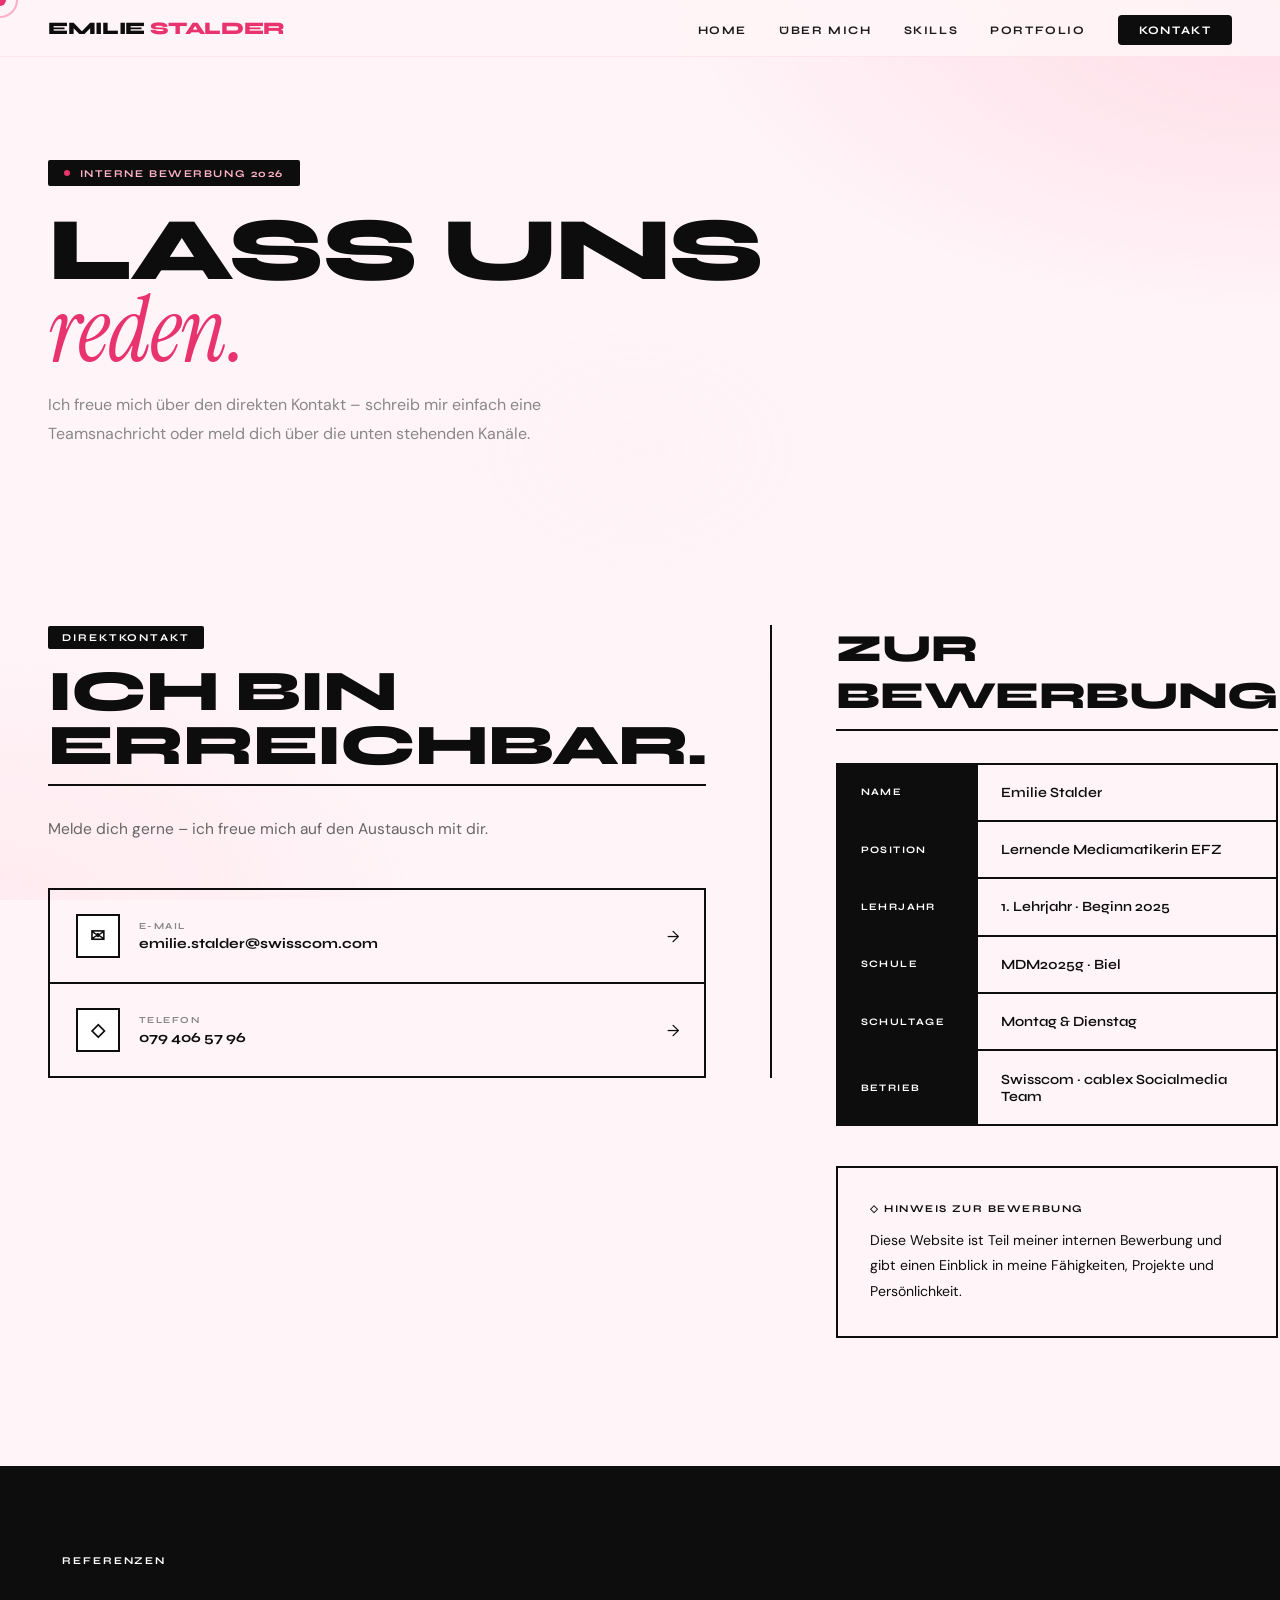
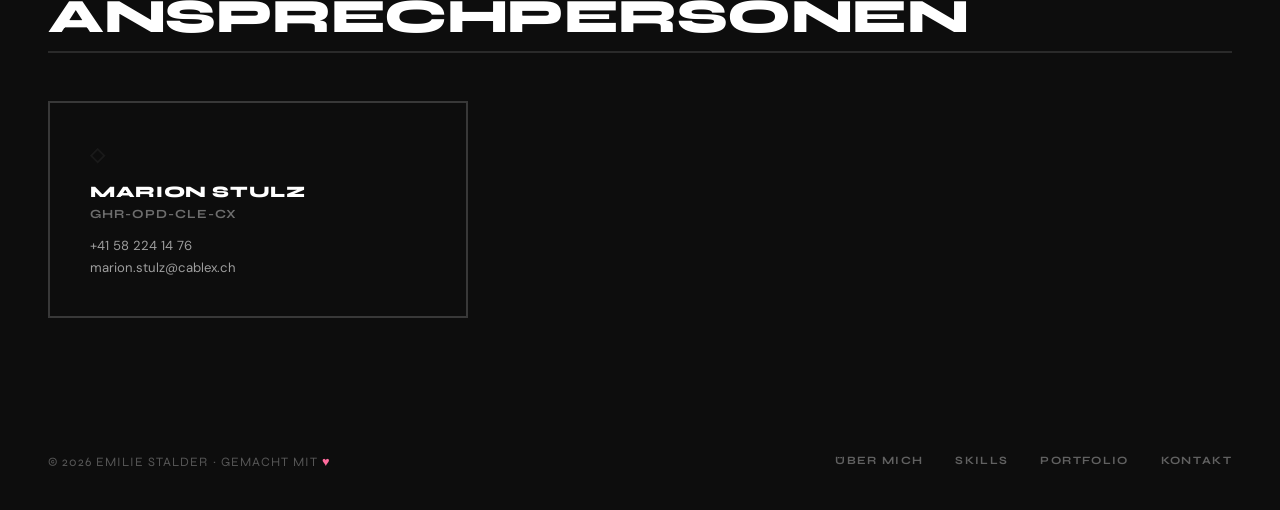
<file: kontakt.html>
<!doctype html>
<html lang="de">
<head>
  <meta charset="UTF-8"/><meta name="viewport" content="width=device-width,initial-scale=1.0"/>
  <title>Kontakt – Emilie Stalder</title>
  <link href="https://fonts.googleapis.com/css2?family=Syne:wght@400;700;800&family=Instrument+Serif:ital@0;1&family=DM+Sans:wght@300;400;500&display=swap" rel="stylesheet"/>
  <link rel="stylesheet" href="style.css"/>
  <style>
    .contact-hero-blob-1 { width:400px; height:400px; background:var(--pink-bg); top:-100px; right:-60px; }
    .contact-hero-blob-2 { width:260px; height:260px; background:var(--pink-lt); opacity:0.1; bottom:0; left:5%; animation-delay:-3s; }

    /* ── CONTACT BODY ── */
    .contact-body {
      padding:6rem 3rem 8rem;
      display:grid; grid-template-columns:1fr 1fr;
      gap:0; align-items:start;
      border-bottom:2px solid var(--dark);
    }

    /* ── LEFT ── */
    .contact-left { padding-right:4rem; border-right:2px solid var(--dark); }
    .contact-left h2 {
      font-family:'Syne',sans-serif; font-size:clamp(2.2rem,4.5vw,3.8rem);
      font-weight:800; color:var(--dark); line-height:0.95;
      letter-spacing:-0.02em; text-transform:uppercase; margin-bottom:0.6rem;
    }
    .contact-left h2 span { color:var(--pink); }
    .contact-rule { width:100%; height:2px; background:var(--dark); margin-bottom:1.8rem; }
    .contact-left p { font-size:0.97rem; line-height:1.85; color:#666; margin-bottom:2.8rem; max-width:44ch; }

    .contact-cards { display:flex; flex-direction:column; gap:0; border:2px solid var(--dark); }
    .contact-card {
      display:flex; align-items:center; gap:1.2rem;
      padding:1.5rem 1.6rem; border-bottom:2px solid var(--dark);
      text-decoration:none; color:var(--dark);
      transition:background 0.2s, transform 0.15s, box-shadow 0.15s;
    }
    .contact-card:last-child { border-bottom:none; }
    .contact-card:hover { background:var(--pink-bg); transform:translate(-3px,-3px); box-shadow:5px 5px 0 var(--dark); }
    .cc-icon {
      width:44px; height:44px; border:2px solid var(--dark);
      display:flex; align-items:center; justify-content:center;
      font-size:1.1rem; flex-shrink:0; background:white;
      font-family:'Syne',sans-serif; font-weight:800;
    }
    .cc-label { font-family:'Syne',sans-serif; font-size:0.58rem; font-weight:700; letter-spacing:0.16em; text-transform:uppercase; color:var(--muted); }
    .cc-value { font-family:'Syne',sans-serif; font-size:0.88rem; font-weight:700; color:var(--dark); margin-top:0.15rem; }
    .cc-arrow { margin-left:auto; color:var(--pink); font-size:1rem; transition:transform 0.2s; }
    .contact-card:hover .cc-arrow { transform:translateX(4px); }

    /* ── RIGHT – BEWERBUNGS-INFO ── */
    .contact-right { padding-left:4rem; }
    .contact-right h3 {
      font-family:'Syne',sans-serif; font-size:clamp(1.6rem,3vw,2.4rem);
      font-weight:800; color:var(--dark); text-transform:uppercase;
      letter-spacing:-0.01em; margin-bottom:0.6rem;
    }
    .contact-rule-sm { width:100%; height:2px; background:var(--dark); margin-bottom:2rem; }

    .info-list { display:flex; flex-direction:column; gap:0; border:2px solid var(--dark); margin-bottom:2.5rem; }
    .info-row {
      display:grid; grid-template-columns:140px 1fr;
      border-bottom:2px solid var(--dark);
      font-family:'Syne',sans-serif;
    }
    .info-row:last-child { border-bottom:none; }
    .info-key {
      padding:1.2rem 1.4rem; background:var(--dark); color:white;
      font-size:0.62rem; font-weight:700; letter-spacing:0.14em; text-transform:uppercase;
      border-right:2px solid var(--dark); display:flex; align-items:center;
    }
    .info-val {
      padding:1.2rem 1.4rem; font-size:0.88rem; font-weight:600; color:var(--dark);
      display:flex; align-items:center;
    }

    .bewerbungs-note {
      background:var(--pink-bg); border:2px solid var(--dark);
      padding:2rem;
    }
    .bewerbungs-note p {
      font-size:0.88rem; line-height:1.8; color:var(--dark);
    }
    .bewerbungs-note strong {
      font-family:'Syne',sans-serif; font-size:0.65rem; font-weight:700;
      letter-spacing:0.14em; text-transform:uppercase; display:block; margin-bottom:0.6rem;
      color:var(--pink);
    }

    /* ── REFERENZ SECTION ── */
    .referenz-section {
      padding:5rem 3rem 6rem;
      background:var(--dark);
      border-bottom:3px solid var(--pink);
    }
    .referenz-section h2 {
      font-family:'Syne',sans-serif; font-size:clamp(2rem,4vw,3rem);
      font-weight:800; color:white; text-transform:uppercase;
      letter-spacing:-0.01em; margin-bottom:0.4rem;
    }
    .ref-rule { height:2px; background:rgba(255,255,255,0.12); margin-bottom:3rem; }
    .ref-grid { max-width:420px; }
    .ref-card { padding:2.5rem; border:2px solid rgba(255,255,255,0.18); };
    
    .ref-card:nth-child(2n) { border-right:none; }
    .ref-card:nth-child(3), .ref-card:nth-child(4) { border-bottom:none; }
    .ref-sym {
      font-family:'Syne',sans-serif; font-size:1.2rem; font-weight:800;
      color:var(--pink); margin-bottom:1rem; display:block;
    }
    .ref-name {
      font-family:'Syne',sans-serif; font-size:1rem; font-weight:800;
      text-transform:uppercase; letter-spacing:0.04em; color:white; margin-bottom:0.3rem;
    }
    .ref-role { font-size:0.78rem; color:rgba(255,255,255,0.4); margin-bottom:1rem; font-family:'Syne',sans-serif; letter-spacing:0.08em; text-transform:uppercase; font-weight:700; }
    .ref-contact { display:flex; flex-direction:column; gap:0.3rem; }
    .ref-contact a {
      font-size:0.82rem; color:rgba(255,255,255,0.6); text-decoration:none;
      transition:color 0.2s; font-family:'DM Sans',sans-serif;
    }
    .ref-contact a:hover { color:var(--pink); }

    @media(max-width:900px){
      .contact-body{grid-template-columns:1fr;padding:4rem 1.5rem;gap:0;}
      .contact-left{padding-right:0;border-right:none;border-bottom:2px solid var(--dark);padding-bottom:3rem;margin-bottom:3rem;}
      .contact-right{padding-left:0;}
      .referenz-section{padding:4rem 1.5rem;}
      .ref-grid{grid-template-columns:1fr;}
      .ref-card{border-right:none !important;}
      .ref-card:nth-child(3){border-bottom:2px solid rgba(255,255,255,0.1) !important;}
    }
  </style>
</head>
<body>
  <div class="cursor" id="cursor"></div>
  <div class="cursor-ring" id="cursorRing"></div>

  <header>
    <a href="index.html" class="logo">Emilie <span>Stalder</span></a>
    <nav><ul>
      <li><a href="index.html">Home</a></li>
      <li><a href="ueber-mich.html">Über mich</a></li>
      <li><a href="skills.html">Skills</a></li>
      <li><a href="portfolio.html">Portfolio</a></li>
      <li><a href="kontakt.html" class="active nav-cta">Kontakt</a></li>
    </ul></nav>
  </header>

  <section class="page-hero">
    <div class="blob contact-hero-blob-1"></div>
    <div class="blob contact-hero-blob-2"></div>
    <div class="page-hero-content">
      <div class="eyebrow"><span class="dot"></span> Interne Bewerbung 2026</div>
      <h1>Lass uns<br><em>reden.</em></h1>
      <p class="sub">Ich freue mich über den direkten Kontakt – schreib mir einfach eine Teamsnachricht oder meld dich über die unten stehenden Kanäle.</p>
    </div>
  </section>

  <div class="contact-body">
    <div class="contact-left reveal">
      <span class="section-tag">Direktkontakt</span>
      <h2>Ich bin<br><span>erreichbar.</span></h2>
      <div class="contact-rule"></div>
      <p>Melde dich gerne – ich freue mich auf den Austausch mit dir.</p>

      <div class="contact-cards">
        <a href="mailto:emilie.stalder@swisscom.com" class="contact-card">
          <span class="cc-icon">✉</span>
          <div><div class="cc-label">E-Mail</div><div class="cc-value">emilie.stalder@swisscom.com</div></div>
          <span class="cc-arrow">→</span>
        </a>
        <a href="tel:0794065796" class="contact-card">
          <span class="cc-icon">◇</span>
          <div><div class="cc-label">Telefon</div><div class="cc-value">079 406 57 96</div></div>
          <span class="cc-arrow">→</span>
        </a>
      </div>
    </div>

    <div class="contact-right reveal">
      <h3>Zur Bewerbung</h3>
      <div class="contact-rule-sm"></div>

      <div class="info-list">
        <div class="info-row">
          <div class="info-key">Name</div>
          <div class="info-val">Emilie Stalder</div>
        </div>
        <div class="info-row">
          <div class="info-key">Position</div>
          <div class="info-val">Lernende Mediamatikerin EFZ</div>
        </div>
        <div class="info-row">
          <div class="info-key">Lehrjahr</div>
          <div class="info-val">1. Lehrjahr · Beginn 2025</div>
        </div>
        <div class="info-row">
          <div class="info-key">Schule</div>
          <div class="info-val">MDM2025g · Biel</div>
        </div>
        <div class="info-row">
          <div class="info-key">Schultage</div>
          <div class="info-val">Montag & Dienstag</div>
        </div>
        <div class="info-row">
          <div class="info-key">Betrieb</div>
          <div class="info-val">Swisscom · cablex Socialmedia Team</div>
        </div>
      </div>

      <div class="bewerbungs-note">
        <p><strong>◇ Hinweis zur Bewerbung</strong>
        Diese Website ist Teil meiner internen Bewerbung und gibt einen Einblick in meine Fähigkeiten, Projekte und Persönlichkeit.</p>
      </div>
    </div>
  </div>

  <!-- REFERENZ -->
  <section class="referenz-section">
    <div class="reveal">
      <span class="section-tag">Referenzen</span>
      <h2>Ansprechpersonen</h2>
      <div class="ref-rule"></div>
    </div>
    <div class="ref-grid reveal">
      <div class="ref-card">
        <span class="ref-sym">◇</span>
        <div class="ref-name">Marion Stulz</div>
        <div class="ref-role">GHR-OPD-CLE-CX</div>
        <div class="ref-contact">
          <a href="tel:+41582241476">+41 58 224 14 76</a>
          <a href="mailto:marion.stulz@cablex.ch">marion.stulz@cablex.ch</a>
        </div>
      </div>
    </div>
  </section>

  <footer>
    <p>© 2026 Emilie Stalder · Gemacht mit <span class="footer-heart">♥</span></p>
    <nav class="footer-nav">
      <a href="ueber-mich.html">Über mich</a>
      <a href="skills.html">Skills</a>
      <a href="portfolio.html">Portfolio</a>
      <a href="kontakt.html">Kontakt</a>
    </nav>
  </footer>
  <script src="script.js"></script>
</body>
</html>
</file>
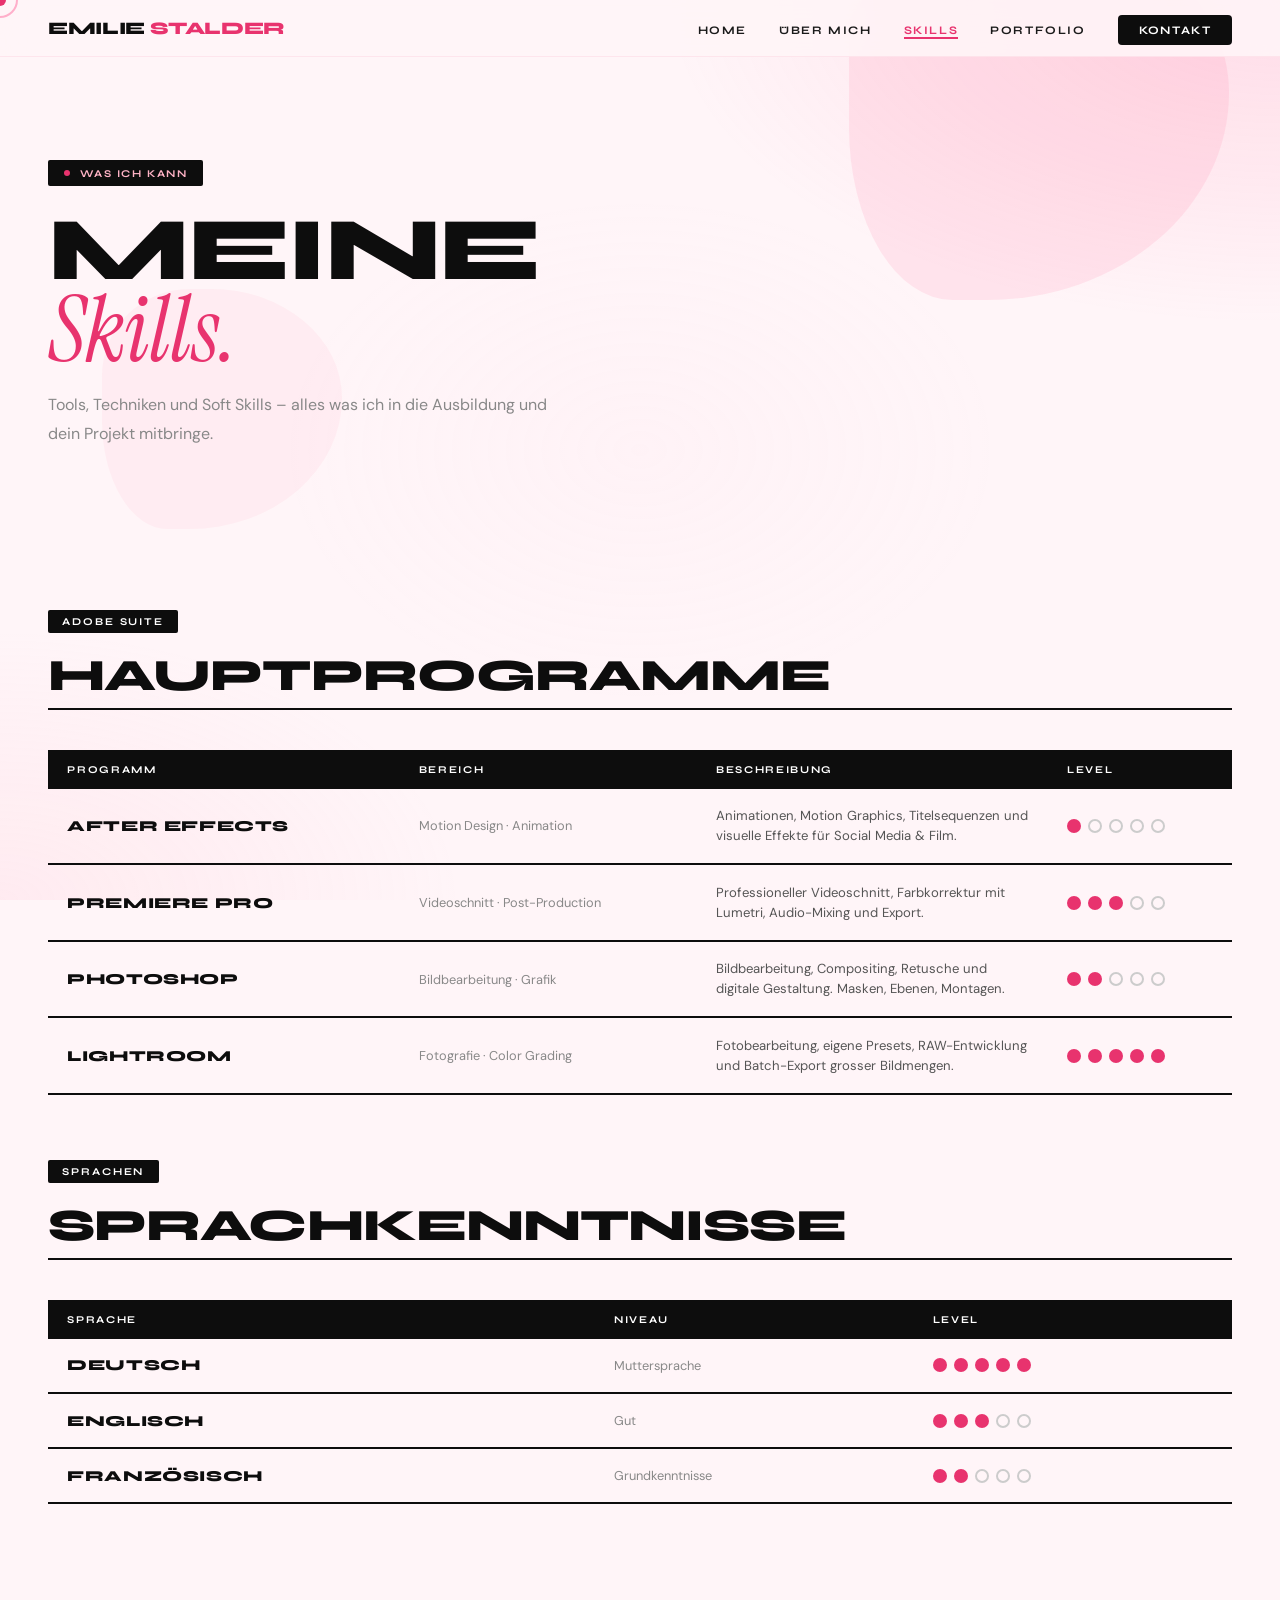
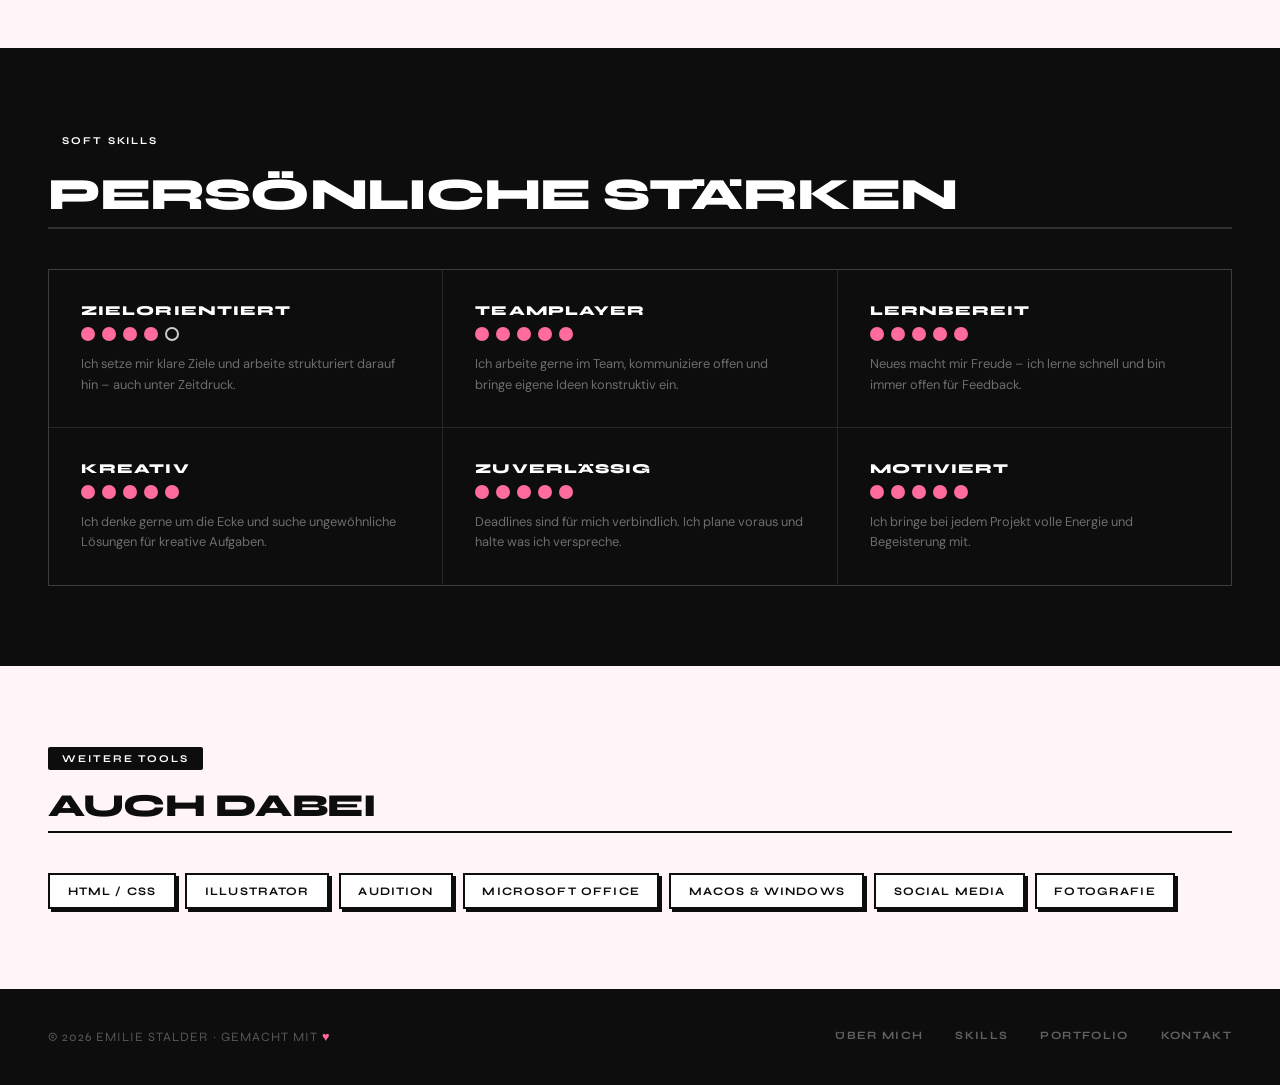
<file: skills.html>
<!doctype html>
<html lang="de">
<head>
  <meta charset="UTF-8"/><meta name="viewport" content="width=device-width,initial-scale=1.0"/>
  <title>Skills – Emilie Stalder</title>
  <link href="https://fonts.googleapis.com/css2?family=Syne:wght@400;700;800&family=Instrument+Serif:ital@0;1&family=DM+Sans:wght@300;400;500&display=swap" rel="stylesheet"/>
  <link rel="stylesheet" href="style.css"/>
  <style>
    .skills-hero-blob-1 { width:380px; height:380px; background:var(--pink-mid); top:-80px; right:4%; }
    .skills-hero-blob-2 { width:240px; height:240px; background:var(--pink-light); bottom:0; left:8%; animation-delay:-3s; }

    .skills-main { padding:5rem 3rem; position:relative; z-index:1; }
    .skills-main h2 { font-family:'Syne',sans-serif; font-size:clamp(2rem,3.5vw,3rem); font-weight:800; color:var(--dark); text-transform:uppercase; letter-spacing:-0.02em; margin-bottom:0.4rem; }
    .section-rule { width:100%; height:2px; background:var(--dark); margin-bottom:2.5rem; }

    .skills-table { width:100%; border-collapse:collapse; margin-bottom:4rem; }
    .skills-table thead th { font-family:'Syne',sans-serif; font-size:0.65rem; font-weight:700; letter-spacing:0.16em; text-transform:uppercase; color:white; background:var(--dark); padding:0.8rem 1.2rem; text-align:left; }
    .skills-table tbody tr { border-bottom:2px solid var(--dark); transition:background 0.2s; }
    .skills-table tbody tr:hover { background:var(--pink-soft); }
    .skills-table tbody td { padding:1.1rem 1.2rem; vertical-align:middle; }

    .skill-name-cell { font-family:'Syne',sans-serif; font-size:0.95rem; font-weight:800; color:var(--dark); text-transform:uppercase; letter-spacing:0.04em; }
    .skill-cat-cell { font-family:'DM Sans',sans-serif; font-size:0.8rem; color:var(--muted); }
    .skill-desc-cell { font-family:'DM Sans',sans-serif; font-size:0.82rem; color:#555; line-height:1.5; max-width:260px; }

    .dot-row { display:flex; gap:7px; }
    .dot-row .d { width:14px; height:14px; border-radius:50%; background:var(--pink-deep); flex-shrink:0; }
    .dot-row .d.empty { background:transparent; border:2px solid #CCC; }

    .soft-section { padding:5rem 3rem; background:var(--dark); position:relative; z-index:1; }
    .soft-section h2 { font-family:'Syne',sans-serif; font-size:clamp(2rem,3.5vw,3rem); font-weight:800; color:white; text-transform:uppercase; letter-spacing:-0.02em; margin-bottom:0.4rem; }
    .soft-rule { width:100%; height:2px; background:rgba(255,255,255,0.15); margin-bottom:2.5rem; }
    .soft-grid { display:grid; grid-template-columns:repeat(3,1fr); gap:1px; background:rgba(255,255,255,0.1); border:1px solid rgba(255,255,255,0.1); }
    .soft-card { background:var(--dark); padding:2rem; transition:background 0.25s; }
    .soft-card:hover { background:#1A1A1A; }
    .soft-name { font-family:'Syne',sans-serif; font-size:0.85rem; font-weight:800; color:white; text-transform:uppercase; letter-spacing:0.08em; margin-bottom:0.5rem; }
    .soft-dots { margin-bottom:0.8rem; }
    .soft-desc { font-size:0.8rem; color:rgba(255,255,255,0.4); line-height:1.6; }

    .other-section { padding:5rem 3rem; position:relative; z-index:1; }
    .other-section h2 { font-family:'Syne',sans-serif; font-size:clamp(1.6rem,2.5vw,2.2rem); font-weight:800; color:var(--dark); text-transform:uppercase; letter-spacing:-0.01em; margin-bottom:0.4rem; }
    .tool-pills { display:flex; flex-wrap:wrap; gap:0.6rem; }
    .tool-pill { background:white; border:2px solid var(--dark); padding:0.55rem 1.1rem; font-family:'Syne',sans-serif; font-size:0.72rem; font-weight:700; letter-spacing:0.1em; text-transform:uppercase; color:var(--dark); box-shadow:3px 3px 0 var(--dark); transition:transform 0.15s, box-shadow 0.15s; }
    .tool-pill:hover { transform:translate(-2px,-2px); box-shadow:5px 5px 0 var(--dark); background:var(--pink-soft); }

    @media(max-width:900px){
      .skills-main,.soft-section,.other-section{padding:4rem 1.5rem;}
      .soft-grid{grid-template-columns:1fr 1fr;}
      .skills-table thead { display:none; }
      .skills-table tbody tr { display:block; margin-bottom:1.5rem; border:2px solid var(--dark); padding:1rem; }
      .skills-table tbody td { display:block; padding:0.3rem 0; border:none; }
    }
  </style>
</head>
<body>
  <div class="cursor" id="cursor"></div>
  <div class="cursor-ring" id="cursorRing"></div>

  <header>
    <a href="index.html" class="logo">Emilie <span>Stalder</span></a>
    <nav><ul>
      <li><a href="index.html">Home</a></li>
      <li><a href="ueber-mich.html">Über mich</a></li>
      <li><a href="skills.html" class="active">Skills</a></li>
      <li><a href="portfolio.html">Portfolio</a></li>
      <li><a href="kontakt.html" class="nav-cta">Kontakt</a></li>
    </ul></nav>
  </header>

  <section class="page-hero">
    <div class="blob skills-hero-blob-1"></div>
    <div class="blob skills-hero-blob-2"></div>
    <div class="page-hero-content">
      <div class="eyebrow"><span class="dot"></span> Was ich kann</div>
      <h1>Meine<br><em>Skills.</em></h1>
      <p class="sub">Tools, Techniken und Soft Skills – alles was ich in die Ausbildung und dein Projekt mitbringe.</p>
    </div>
  </section>

  <section class="skills-main">
    <div class="reveal">
      <span class="section-tag">Adobe Suite</span>
      <h2>Hauptprogramme</h2>
      <div class="section-rule"></div>
    </div>
    <table class="skills-table reveal">
      <thead>
        <tr>
          <th>Programm</th>
          <th>Bereich</th>
          <th>Beschreibung</th>
          <th>Level</th>
        </tr>
      </thead>
      <tbody>
        <tr>
          <td class="skill-name-cell">After Effects</td>
          <td class="skill-cat-cell">Motion Design · Animation</td>
          <td class="skill-desc-cell">Animationen, Motion Graphics, Titelsequenzen und visuelle Effekte für Social Media & Film.</td>
          <td>
            <div class="dot-row">
              <div class="d"></div><div class="d empty"></div><div class="d empty"></div><div class="d empty"></div><div class="d empty"></div>
            </div>
          </td>
        </tr>
        <tr>
          <td class="skill-name-cell">Premiere Pro</td>
          <td class="skill-cat-cell">Videoschnitt · Post-Production</td>
          <td class="skill-desc-cell">Professioneller Videoschnitt, Farbkorrektur mit Lumetri, Audio-Mixing und Export.</td>
          <td>
            <div class="dot-row">
              <div class="d"></div><div class="d"></div><div class="d"></div><div class="d empty"></div><div class="d empty"></div>
            </div>
          </td>
        </tr>
        <tr>
          <td class="skill-name-cell">Photoshop</td>
          <td class="skill-cat-cell">Bildbearbeitung · Grafik</td>
          <td class="skill-desc-cell">Bildbearbeitung, Compositing, Retusche und digitale Gestaltung. Masken, Ebenen, Montagen.</td>
          <td>
            <div class="dot-row">
              <div class="d"></div><div class="d"></div><div class="d empty"></div><div class="d empty"></div><div class="d empty"></div>
            </div>
          </td>
        </tr>
        <tr>
          <td class="skill-name-cell">Lightroom</td>
          <td class="skill-cat-cell">Fotografie · Color Grading</td>
          <td class="skill-desc-cell">Fotobearbeitung, eigene Presets, RAW-Entwicklung und Batch-Export grosser Bildmengen.</td>
          <td>
            <div class="dot-row">
              <div class="d"></div><div class="d"></div><div class="d"></div><div class="d"></div><div class="d"></div>
            </div>
          </td>
        </tr>
      </tbody>
    </table>

    <div class="reveal">
      <span class="section-tag">Sprachen</span>
      <h2>Sprachkenntnisse</h2>
      <div class="section-rule"></div>
    </div>
    <table class="skills-table reveal">
      <thead>
        <tr>
          <th>Sprache</th>
          <th>Niveau</th>
          <th>Level</th>
        </tr>
      </thead>
      <tbody>
        <tr>
          <td class="skill-name-cell">Deutsch</td>
          <td class="skill-cat-cell">Muttersprache</td>
          <td>
            <div class="dot-row">
              <div class="d"></div><div class="d"></div><div class="d"></div><div class="d"></div><div class="d"></div>
            </div>
          </td>
        </tr>
        <tr>
          <td class="skill-name-cell">Englisch</td>
          <td class="skill-cat-cell">Gut</td>
          <td>
            <div class="dot-row">
              <div class="d"></div><div class="d"></div><div class="d"></div><div class="d empty"></div><div class="d empty"></div>
            </div>
          </td>
        </tr>
        <tr>
          <td class="skill-name-cell">Französisch</td>
          <td class="skill-cat-cell">Grundkenntnisse</td>
          <td>
            <div class="dot-row">
              <div class="d"></div><div class="d"></div><div class="d empty"></div><div class="d empty"></div><div class="d empty"></div>
            </div>
          </td>
        </tr>
      </tbody>
    </table>
  </section>

  <section class="soft-section">
    <div class="reveal">
      <span class="section-tag">Soft Skills</span>
      <h2>Persönliche Stärken</h2>
      <div class="soft-rule"></div>
    </div>
    <div class="soft-grid reveal">
      <div class="soft-card">
        <div class="soft-name">Zielorientiert</div>
        <div class="soft-dots">
          <div class="dot-row">
            <div class="d" style="background:var(--pink-mid)"></div><div class="d" style="background:var(--pink-mid)"></div><div class="d" style="background:var(--pink-mid)"></div><div class="d" style="background:var(--pink-mid)"></div><div class="d empty"></div>
          </div>
        </div>
        <div class="soft-desc">Ich setze mir klare Ziele und arbeite strukturiert darauf hin – auch unter Zeitdruck.</div>
      </div>
      <div class="soft-card">
        <div class="soft-name">Teamplayer</div>
        <div class="soft-dots">
          <div class="dot-row">
            <div class="d" style="background:var(--pink-mid)"></div><div class="d" style="background:var(--pink-mid)"></div><div class="d" style="background:var(--pink-mid)"></div><div class="d" style="background:var(--pink-mid)"></div><div class="d" style="background:var(--pink-mid)"></div>
          </div>
        </div>
        <div class="soft-desc">Ich arbeite gerne im Team, kommuniziere offen und bringe eigene Ideen konstruktiv ein.</div>
      </div>
      <div class="soft-card">
        <div class="soft-name">Lernbereit</div>
        <div class="soft-dots">
          <div class="dot-row">
            <div class="d" style="background:var(--pink-mid)"></div><div class="d" style="background:var(--pink-mid)"></div><div class="d" style="background:var(--pink-mid)"></div><div class="d" style="background:var(--pink-mid)"></div><div class="d" style="background:var(--pink-mid)"></div>
          </div>
        </div>
        <div class="soft-desc">Neues macht mir Freude – ich lerne schnell und bin immer offen für Feedback.</div>
      </div>
      <div class="soft-card">
        <div class="soft-name">Kreativ</div>
        <div class="soft-dots">
          <div class="dot-row">
            <div class="d" style="background:var(--pink-mid)"></div><div class="d" style="background:var(--pink-mid)"></div><div class="d" style="background:var(--pink-mid)"></div><div class="d" style="background:var(--pink-mid)"></div><div class="d" style="background:var(--pink-mid)"></div>
          </div>
        </div>
        <div class="soft-desc">Ich denke gerne um die Ecke und suche ungewöhnliche Lösungen für kreative Aufgaben.</div>
      </div>
      <div class="soft-card">
        <div class="soft-name">Zuverlässig</div>
        <div class="soft-dots">
          <div class="dot-row">
            <div class="d" style="background:var(--pink-mid)"></div><div class="d" style="background:var(--pink-mid)"></div><div class="d" style="background:var(--pink-mid)"></div><div class="d" style="background:var(--pink-mid)"></div><div class="d" style="background:var(--pink-mid)"></div>
          </div>
        </div>
        <div class="soft-desc">Deadlines sind für mich verbindlich. Ich plane voraus und halte was ich verspreche.</div>
      </div>
      <div class="soft-card">
        <div class="soft-name">Motiviert</div>
        <div class="soft-dots">
          <div class="dot-row">
            <div class="d" style="background:var(--pink-mid)"></div><div class="d" style="background:var(--pink-mid)"></div><div class="d" style="background:var(--pink-mid)"></div><div class="d" style="background:var(--pink-mid)"></div><div class="d" style="background:var(--pink-mid)"></div>
          </div>
        </div>
        <div class="soft-desc">Ich bringe bei jedem Projekt volle Energie und Begeisterung mit.</div>
      </div>
    </div>
  </section>

  <section class="other-section">
    <div class="reveal">
      <span class="section-tag">Weitere Tools</span>
      <h2>Auch dabei</h2>
      <div class="section-rule"></div>
    </div>
    <div class="tool-pills reveal">
      <span class="tool-pill">HTML / CSS</span>
      <span class="tool-pill">Illustrator</span>
      <span class="tool-pill">Audition</span>
      <span class="tool-pill">Microsoft Office</span>
      <span class="tool-pill">macOS & Windows</span>
      <span class="tool-pill">Social Media</span>
      <span class="tool-pill">Fotografie</span>
    </div>
  </section>

  <footer>
    <p>© 2026 Emilie Stalder · Gemacht mit <span class="footer-heart">♥</span></p>
    <nav class="footer-nav">
      <a href="ueber-mich.html">Über mich</a>
      <a href="skills.html">Skills</a>
      <a href="portfolio.html">Portfolio</a>
      <a href="kontakt.html">Kontakt</a>
    </nav>
  </footer>
  <script src="script.js"></script>
</body>
</html>
</file>
<file: style.css>
*, *::before, *::after { box-sizing: border-box; margin: 0; padding: 0; }

:root {
  --pink-light: #FFB3C6;
  --pink-mid:   #FF6B9D;
  --pink-deep:  #E8336E;
  --pink-soft:  #FFE0EC;
  --bg:         #FFF5F8;
  --dark:       #0D0D0D;
  --ink:        #1A1A1A;
  --muted:      #888;
  --white:      #FFFFFF;
  --sun:        #FFD93D;
  --coral:      #FF6B9D;
  --mint:       #6BCBB4;
  --sky:        #6BA8FF;
  --lilac:      #C77DFF;
  --peach:      #FFB347;
}

html { scroll-behavior: smooth; }

body {
  font-family: 'DM Sans', sans-serif;
  background: var(--bg);
  color: var(--ink);
  overflow-x: hidden;
  cursor: none;
}

/* ── GLOBAL GRADIENT BG ── */
body::before {
  content: '';
  position: fixed;
  inset: 0;
  background:
    radial-gradient(ellipse 80% 60% at 100% 0%, rgba(255,107,157,0.18) 0%, transparent 60%),
    radial-gradient(ellipse 60% 50% at 0% 100%, rgba(255,179,198,0.15) 0%, transparent 60%),
    radial-gradient(ellipse 40% 40% at 50% 50%, rgba(255,224,236,0.08) 0%, transparent 70%);
  pointer-events: none;
  z-index: 0;
}

/* ── CURSOR ── */
.cursor { width:12px; height:12px; background:var(--pink-deep); border-radius:50%; position:fixed; top:0; left:0; pointer-events:none; z-index:9999; transform:translate(-50%,-50%); transition:background 0.3s, transform 0.1s; }
.cursor-ring { width:36px; height:36px; border:2px solid var(--pink-mid); border-radius:50%; position:fixed; top:0; left:0; pointer-events:none; z-index:9998; opacity:0.5; transform:translate(-50%,-50%); transition:all 0.08s linear; }

/* ── HEADER ── */
header {
  position: fixed; top: 0; left: 0; right: 0; z-index: 200;
  padding: 1.1rem 3rem;
  display: flex; justify-content: space-between; align-items: center;
  background: rgba(255,245,248,0.88);
  backdrop-filter: blur(20px);
  border-bottom: 1px solid rgba(232,51,110,0.08);
}
.logo {
  font-family: 'Syne', sans-serif; font-weight: 800; font-size: 1.1rem;
  text-decoration: none; color: var(--dark); letter-spacing: -0.02em;
  text-transform: uppercase;
}
.logo span { color: var(--pink-deep); }
nav ul { list-style: none; display: flex; gap: 2rem; align-items: center; }
nav a {
  font-family: 'Syne', sans-serif;
  font-size: 0.72rem; font-weight: 700;
  letter-spacing: 0.14em; text-transform: uppercase;
  text-decoration: none; color: var(--ink);
  position: relative; padding-bottom: 2px;
}
nav a::after { content:''; position:absolute; bottom:0; left:0; width:0; height:2px; background:var(--pink-deep); transition:width 0.3s; }
nav a:hover::after, nav a.active::after { width:100%; }
nav a.active { color: var(--pink-deep); }
.nav-cta { background:var(--dark) !important; color:white !important; padding:0.5rem 1.3rem; border-radius:4px; letter-spacing:0.12em; }
.nav-cta::after { display:none !important; }
.nav-cta:hover { background:var(--pink-deep) !important; }

/* ── MARQUEE ── */
.marquee-wrap { background: var(--dark); padding: 0.85rem 0; overflow: hidden; white-space: nowrap; position: relative; z-index: 1; }
.marquee-track { display: inline-flex; animation: marquee 22s linear infinite; }
.marquee-track span { font-family:'Syne',sans-serif; font-size:0.75rem; font-weight:700; letter-spacing:0.18em; text-transform:uppercase; color:white; padding:0 1.6rem; }
.marquee-track span.acc { color:var(--pink-light); }
@keyframes marquee { from{transform:translateX(0)} to{transform:translateX(-50%)} }

/* ── BUTTONS ── */
.btn {
  padding: 0.85rem 2rem; font-size: 0.82rem; font-weight: 700;
  text-decoration: none; border-radius: 3px;
  transition: transform 0.2s, box-shadow 0.2s;
  display: inline-flex; align-items: center; gap: 0.5rem;
  font-family: 'Syne', sans-serif; letter-spacing: 0.08em; text-transform: uppercase;
}
.btn:hover { transform: translateY(-3px); box-shadow: 0 10px 28px rgba(0,0,0,0.18); }
.btn-coral, .btn-pink { background: var(--pink-deep); color: white; }
.btn-dark { background: var(--dark); color: white; }
.btn-outline { border: 2px solid var(--dark); color: var(--dark); background: transparent; }
.btn-outline:hover { background: var(--dark); color: white; }

/* ── SECTION TAG ── */
.section-tag {
  display: inline-block; background: var(--dark); color: white;
  padding: 0.3rem 0.9rem; border-radius: 2px;
  font-family: 'Syne', sans-serif;
  font-size: 0.65rem; font-weight: 700; letter-spacing: 0.18em; text-transform: uppercase;
  margin-bottom: 1rem;
}

/* ── HEADINGS: CV-STYLE UPPERCASE BOLD ── */
h1, h2, h3 { font-family: 'Syne', sans-serif; }

.page-hero h1,
.hero h1 {
  font-weight: 800;
  text-transform: uppercase;
  letter-spacing: -0.02em;
  line-height: 0.9;
  color: var(--dark);
}
.page-hero h1 em {
  font-family: 'Instrument Serif', serif;
  font-style: italic;
  font-weight: 400;
  text-transform: none;
  color: var(--pink-deep);
  letter-spacing: -0.01em;
}

/* ── BLOBS ── */
.blob { position:absolute; border-radius:40% 60% 70% 30%/40% 50% 60% 50%; opacity:0.13; animation:morph 9s ease-in-out infinite; pointer-events:none; }
@keyframes morph { 0%,100%{border-radius:40% 60% 70% 30%/40% 50% 60% 50%} 50%{border-radius:60% 40% 30% 70%/60% 30% 70% 40%} }
@keyframes float { 0%,100%{transform:translateY(0) rotate(0deg)} 50%{transform:translateY(-16px) rotate(5deg)} }
@keyframes slideUp { from{opacity:0;transform:translateY(28px)} to{opacity:1;transform:translateY(0)} }
@keyframes slideDown { from{opacity:0;transform:translateY(-18px)} to{opacity:1;transform:translateY(0)} }
@keyframes blink { 0%,100%{opacity:1} 50%{opacity:0.2} }

/* ── REVEAL ── */
.reveal { opacity:0; transform:translateY(24px); transition:opacity 0.7s ease, transform 0.7s ease; }
.reveal.visible { opacity:1; transform:translateY(0); }

/* ── EYEBROW ── */
.eyebrow {
  display: inline-flex; align-items: center; gap: 0.6rem;
  background: var(--dark); color: var(--pink-light);
  padding: 0.4rem 1rem; border-radius: 2px;
  font-family: 'Syne', sans-serif;
  font-size: 0.65rem; font-weight: 700; letter-spacing: 0.15em; text-transform: uppercase;
  margin-bottom: 1.5rem; animation: slideDown 0.7s ease both;
}
.dot { width:6px; height:6px; background:var(--pink-deep); border-radius:50%; animation:blink 1.5s ease-in-out infinite; }

/* ── PAGE HERO ── */
.page-hero {
  padding: 10rem 3rem 5rem; position: relative; overflow: hidden;
  min-height: 44vh; display: flex; align-items: center;
}
.page-hero-content { position: relative; z-index: 2; }
.page-hero h1 { font-size: clamp(3.2rem, 7vw, 6.5rem); animation: slideUp 0.8s ease 0.1s both; }
.page-hero .sub {
  font-size: 1rem; line-height: 1.8; color: var(--muted);
  max-width: 46ch; margin-top: 1.2rem;
  animation: slideUp 0.8s ease 0.25s both;
}

/* ── DIVIDER LINE (CV-style) ── */
.cv-divider {
  width: 100%; height: 2px;
  background: var(--dark);
  margin: 0.5rem 0 2rem;
}

/* ── DOT RATING (for skills, like CV) ── */
.dot-rating { display: flex; gap: 6px; align-items: center; }
.dot-rating .dr { width: 13px; height: 13px; border-radius: 50%; background: var(--dark); }
.dot-rating .dr.empty { background: transparent; border: 2px solid #CCC; }

/* ── FOOTER ── */
footer {
  background: var(--dark); padding: 2.5rem 3rem;
  display: flex; justify-content: space-between; align-items: center;
  position: relative; z-index: 1;
}
footer p { font-size: 0.8rem; color: rgba(255,255,255,0.3); font-family: 'Syne', sans-serif; letter-spacing: 0.08em; text-transform: uppercase; }
.footer-heart { color: var(--pink-mid); }
.footer-nav { display: flex; gap: 2rem; }
.footer-nav a { font-family: 'Syne', sans-serif; font-size: 0.7rem; font-weight: 700; letter-spacing: 0.12em; text-transform: uppercase; color: rgba(255,255,255,0.35); text-decoration: none; transition: color 0.2s; }
.footer-nav a:hover { color: var(--pink-light); }

/* ── RESPONSIVE ── */
@media (max-width: 900px) {
  header { padding: 1rem 1.5rem; }
  nav ul { display: none; }
  footer { flex-direction: column; gap: 1rem; padding: 2rem 1.5rem; text-align: center; }
  .page-hero { padding: 8rem 1.5rem 4rem; }
}
</file>
